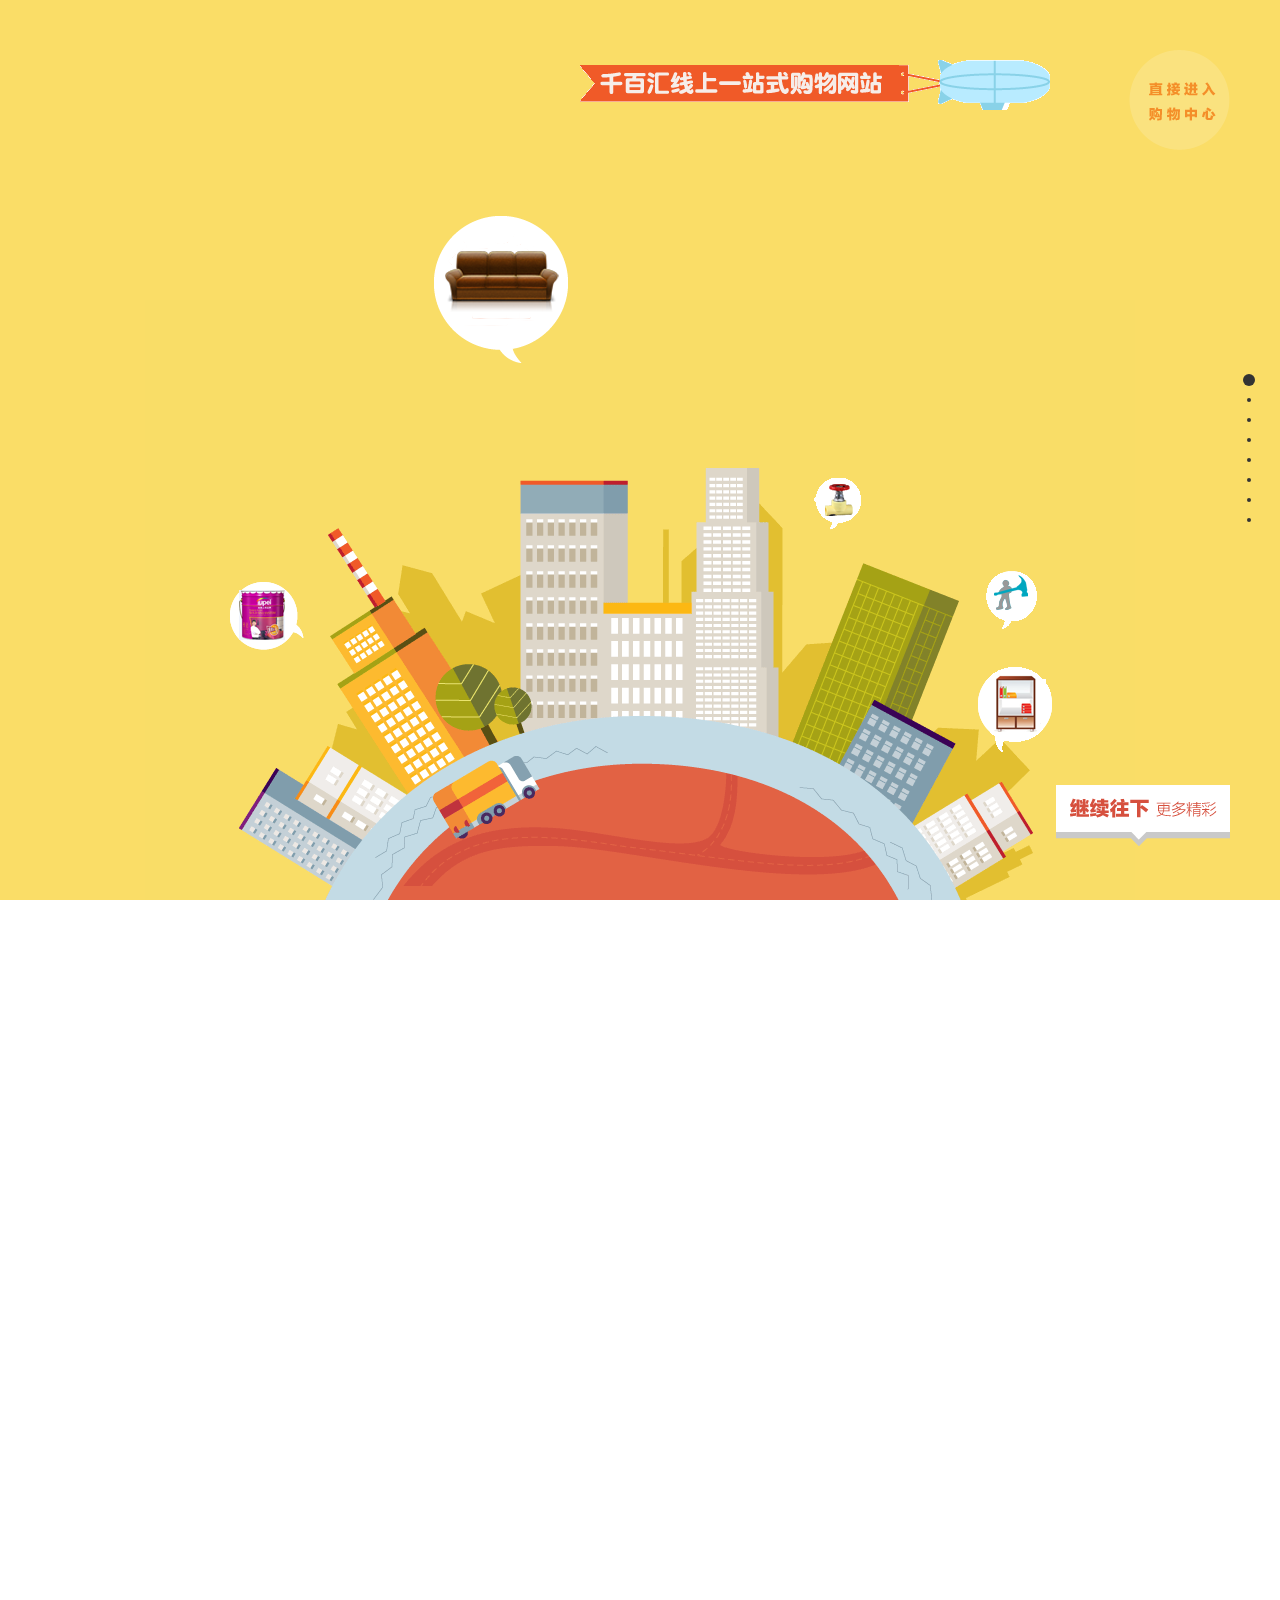
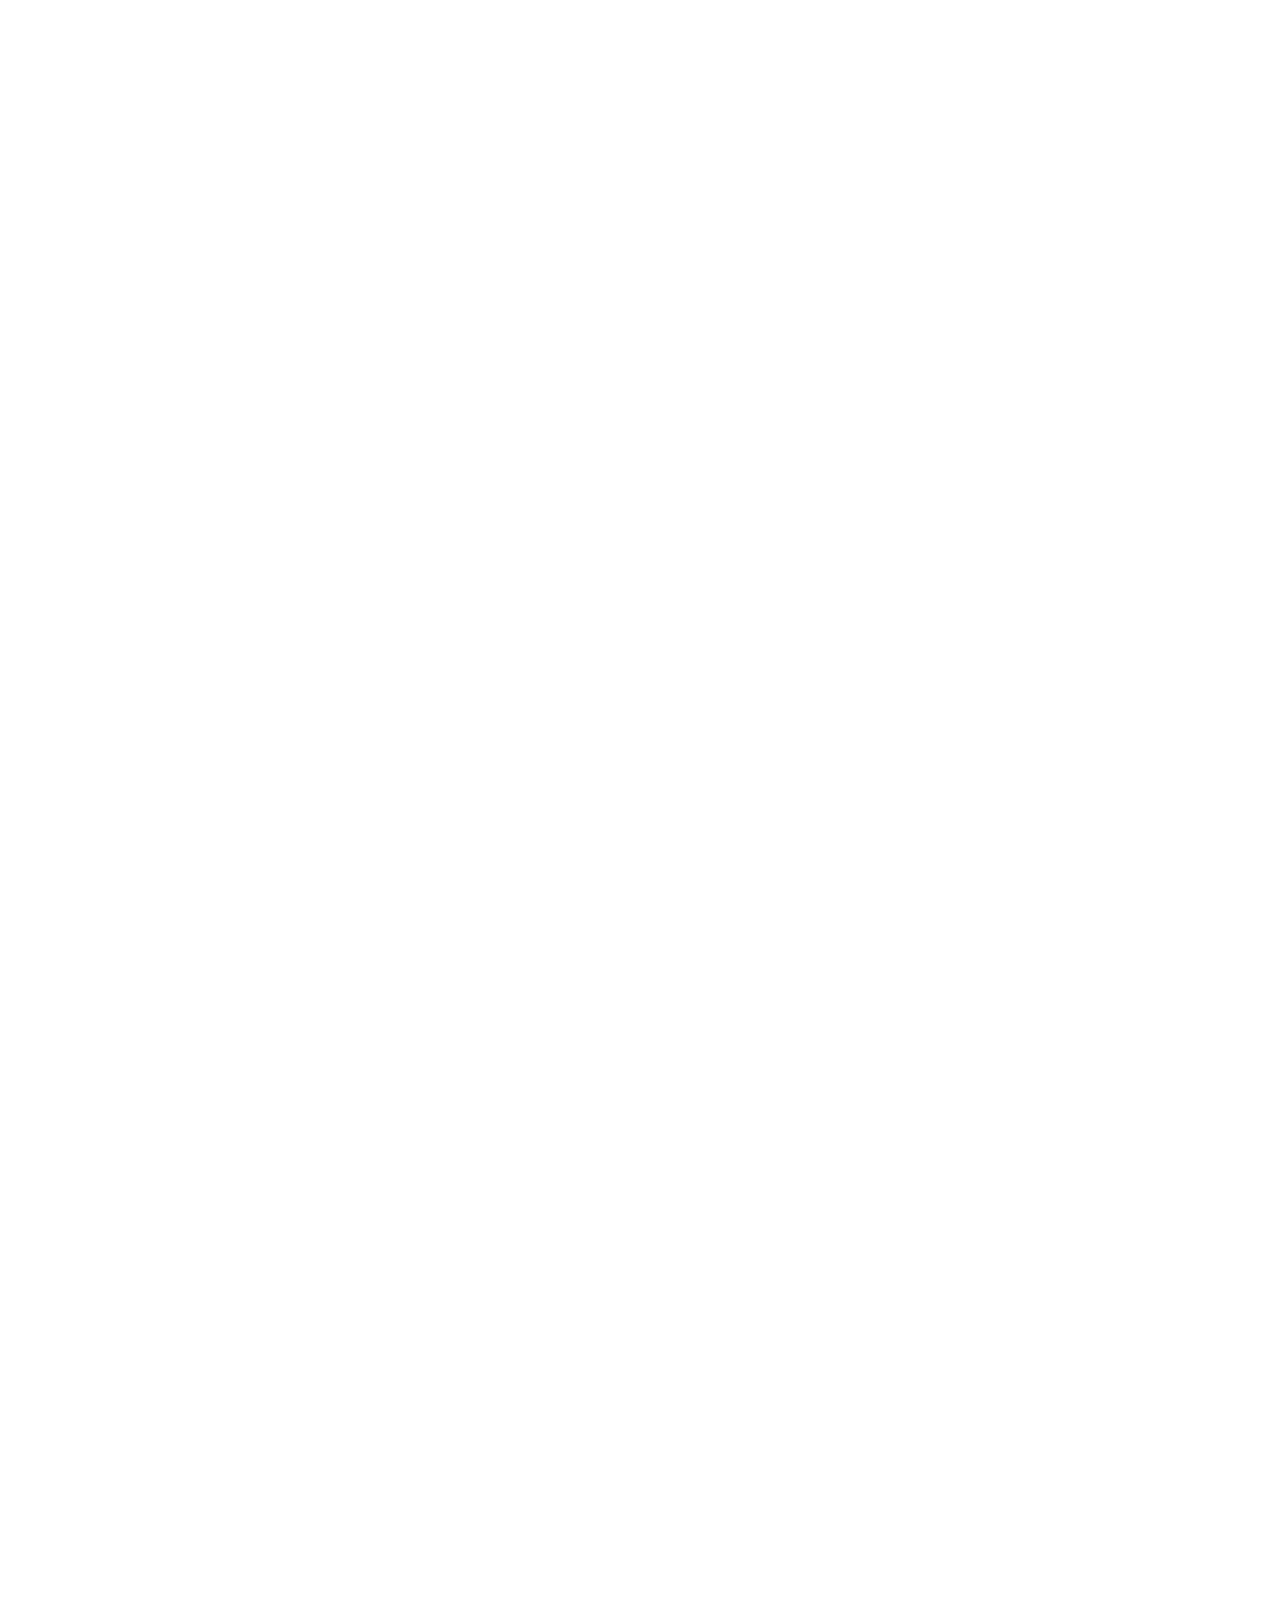
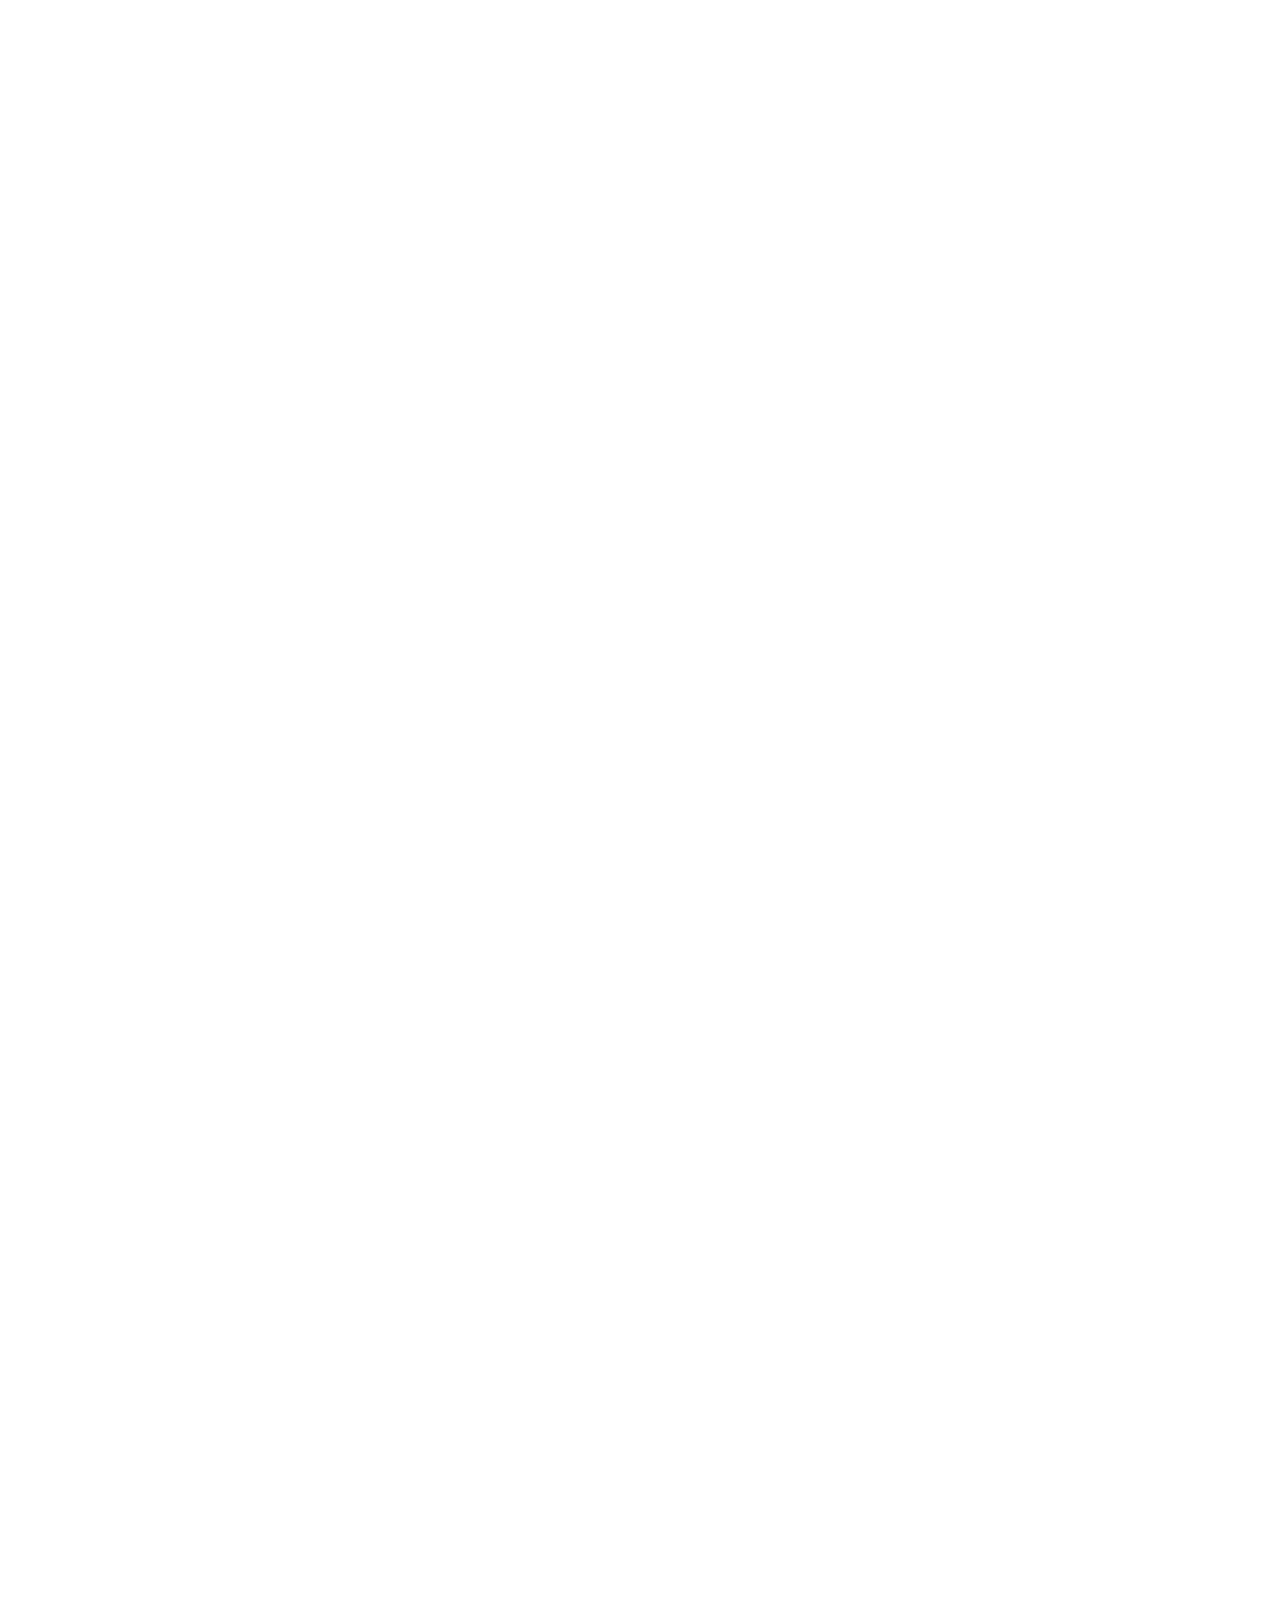
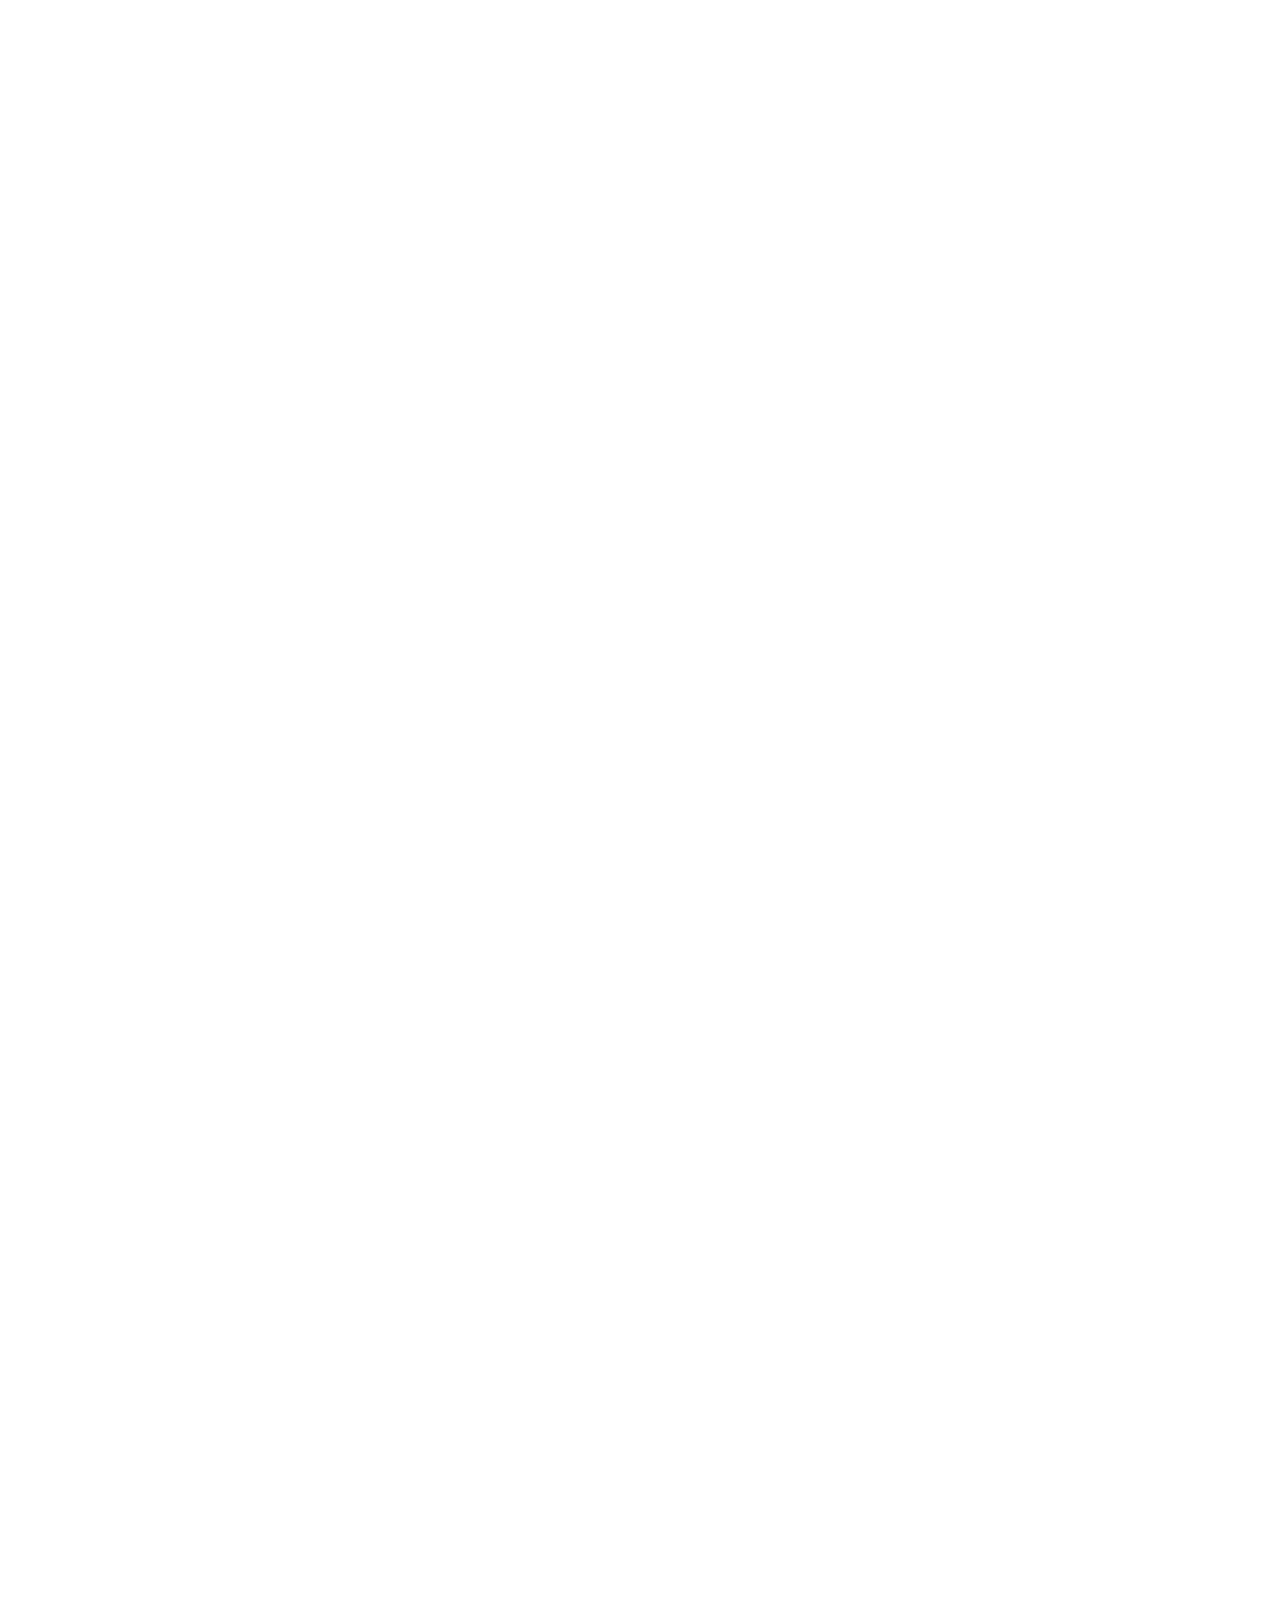
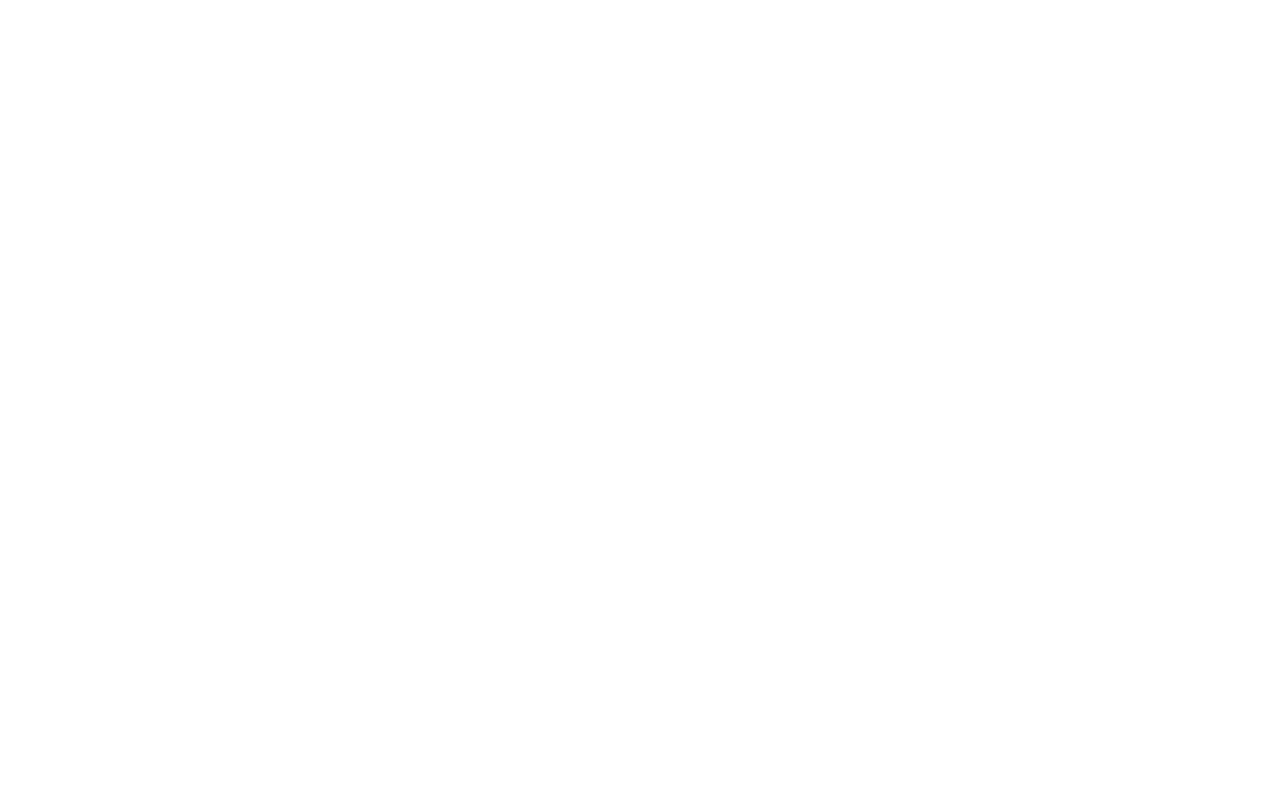
<file: QianBaiHui/index.html>
<!DOCTYPE html>
<html>
<head lang="en">
    <meta charset="UTF-8">
    <title>千百汇</title>
    <!-- 引入fullpage  css文件是为了让小圆点导航显示出来-->
    <link rel="stylesheet" href="./lib/fullPage/jquery.fullpage.css"/>
    <!--页面初始化-->
    <link rel="stylesheet" href="./css/reset.css"/>
    <link rel="stylesheet" href="./css/index.css"/>

</head>
<body>
<!--直接进入购物中心-->
<a href="javascript:;" class="qbh-center">
    <img src="./image/shoppingcenter.png" alt=""/>
</a>
<!--继续向下-->
<a class="qbh-down" href="javascript:;">
    <img src="./image/down.png" alt="">
</a>

<div id="fullpage">
    <!--第一屏-->
    <div class="section qbh-title">
        <!--第一屏中有一个3个图片-->
        <div class="container">
            <img class="qbh-title-name" src="./image/qbh-title-name.png" alt=""/>
            <img class="qbh-title-sofa" src="./image/qbh-title-sofa.png" alt=""/>
            <img class="qbh-title-extra" src="./image/qbh-title-extra.png" alt=""/>
        </div>
    </div>

    <!--第2屏-->
    <div class="section qbh-list">
        <div class="container">
            <!--上方文本-->
            <div class="qbh-list-tips">
                <img class="qbh-list-worda" src="./image/qbh-list-worda.png" alt=""/>
                <img class="qbh-list-wordb" src="./image/qbh-list-wordb.png" alt=""/>
            </div>
            <!--空的搜索框-->
            <div class="qbh-list-initsearch">
                <img src="./image/qbh-list-search-box.png" alt=""/>
                <img class="qbh-list-search-font" src="./image/qbh-list-search-font.png" alt=""/>
            </div>
            <!--完成的搜索框-->
            <img class="qbh-list-finishsearch" src="./image/qbh-list-search-finish.png" alt=""/>
            <!--沙发列表-->
            <img class="qbh-list-sofas" src="./image/qbh-list-sofas.png" alt=""/>

            <!--掉落的沙发-->
            <img class="qbh-list-dropsofa" src="./image/qbh-list-sofa-pic.png" alt=""/>
        </div>
    </div>

    <!--第3屏-->

    <div class="section qbh-buy">
        <div class="container">
            <div class="qbh-buy-main">
                <!--未选中区2个图片一个上方的尺码 一个购物车-->
                <div class="qbh-buy-main-unselect">
                    <img src="./image/qbh-buy-choose-start.gif" alt=""/>
                    <img src="./image/qbh-buy-add-cart-start.gif" alt=""/>
                </div>

                <!--选中区-->
                <div class="qbh-buy-main-selected">
                    <img src="./image/qbh-buy-choose-end.gif" alt=""/>
                    <img src="./image/qbh-buy-add-cart-end.gif" alt=""/>
                </div>

                <!--掉落的沙发-->
                <img class="qbh-buy-dropsofa" src="./image/qbh-info-rotate-sofa.png" alt=""/>

            </div>

        </div>


    </div>
    <!--第4屏-->
    <!--云彩 ,购物车，文字提示，收货信息，掉落的沙发-->
    <div class="section qbh-info">
        <!--云彩-->
        <img class="qbh-info-cloud" src="./image/qbh-delivery-cloud-two.png" alt=""/>

        <!--文字提示，-->
        <div class="qbh-info-tips">
            <img src="./image/qbh-info-worda.png" alt=""/>
            <img class="qbh-info-wordb" src="./image/qbh-info-wordb.png" alt=""/>
        </div>

        <!--购物车-->
        <div class="qbh-info-cartbox">
            <img class="qbh-info-cart" src="./image/qbh-info-cart.png" alt=""/>
            <img class="qbh-info-dropsofa" src="./image/qbh-info-rotate-sofa.png" alt=""/>
        </div>

        <!--收货信息-->
        <div class="qbh-info-profile">
            <img src="./image/qbh-info-address-box.png" alt=""/>
            <img class= "qbh-info-address" src="./image/qbh-info-address.png" alt=""/>
        </div>


    </div>

    <!--第5屏-->
    <!--文字， (银行卡，bill ,沙发)，手， 鼠标2 掉落的沙发-->
    <div class="section qbh-payment">
        <div class="container">
            <!--文字-->
            <img class="qbh-payment-tips" src="./image/qbh-payment-font.png" alt=""/>
            <!--银行卡，bill ,沙发-->
            <div class="qbh-payment-cards">
                <img src="./image/qbh-payment-cards.png" alt=""/>
                <img class="qbh-payment-bill" src="./image/qbh-payment-bill.png" alt=""/>
                <img class="qbh-payment-rotate-sofa" src="./image/qbh-info-rotate-sofa.png" alt=""/>
            </div>

            <!--鼠标-->
            <div class="qhb-payment-mouse">
                <img src="./image/qbh-payment-mouse-start.png" alt=""/>
                <img src="./image/qbh-payment-mouse-end.png" alt=""/>
            </div>

            <!--手-->
            <div class="qbh-payment-hand">
                <img src="./image/qbh-payment-hands.png" alt=""/>
            </div>

            <!--掉落的沙发-->
            <img class="qhb-payment-dropsofa" src="./image/qbh-info-rotate-sofa.png" alt=""/>

            <!--要掉落到第六屏幕的隐藏的小沙发-->
            <img class="qbh-payment-smallsofa" src="./image/qbh-info-rotate-sofa.png" alt="">

        </div>
        
    </div>

    <!--第6屏-->
    <!-- 云彩2，从5屏掉落的小沙发，盒子，（快递车+标语），快递员，标语2，买家，门 ，请收货标语-->
    <div class="section qhb-delivery">
        <div class="container">
            <!--云彩2-->
            <img class="qbh-delivery-cloud-one" src="./image/qbh-delivery-cloud-one.png" alt=""/>
            <img class="qbh-delivery-cloud-two" src="./image/qbh-delivery-cloud-two.png" alt=""/>

            <!--快递盒子-->
            <img class="qbh-delivery-box" src="./image/qbh-delivery-box.png" alt=""/>


            <!--快递车-->
            <div class="qbh-delivery-truck">
                <img src="./image/qbh-delivery-truck.png" alt=""/>
                <img src="./image/qbh-delivery-truck-font.png" alt=""/>
            </div>

            <!--快递员-->
            <img class="qbh-delivery-deliveryman" src="./image/qbh-delivery-deliveryman.png" alt=""/>
            <!--标语2个-->
            <div class="qbh-delivery-tips">
                <img src="./image/qbh-delivery-font-start.png" alt=""/>
                <img src="./image/qbh-delivery-font-end.png" alt=""/>
            </div>

            <!--门 -->
            <img class="qbh-delivery-door" src="./image/qbh-delivery-door.png" alt=""/>
            <!--，买家，-->
            <img class="qbh-delivery-buyer" src="./image/qbh-delivery-buyer.png" alt=""/>
            <!--请收货标语-->
            <img class="qbh-delivery-accept" src="./image/qbh-delivery-shouhuo.png" alt=""/>

        </div>
    </div>

    <!--第7屏-->
    <!--好评，五星5-->
    <div class="section qbh-appraise">
        <div class="container">

            <div class="qhb-appraise-starbox">
                <div class="qbh-appraise-stars">
                    <img src="./image/qbh-appraise-star.png" alt=""/>
                    <img src="./image/qbh-appraise-star.png" alt=""/>
                    <img src="./image/qbh-appraise-star.png" alt=""/>
                    <img src="./image/qbh-appraise-star.png" alt=""/>
                    <img src="./image/qbh-appraise-star.png" alt=""/>
                </div>
                <!--好评-->
                <img class="qbh-appraise-haoping" src="./image/qbh-appraise-haoping.png" alt=""/>
            </div>

        </div>

    </div>
    <!--第8屏-->
    <!--按钮2个 手， 再来一次-->
    <div class="section qbh-shopping">
        <div class="container">
            <div class="qbh-shopping-btn-main">
                <img src="./image/qbh-shopping-start-shopping.png" alt=""/>
                <img src="./image/qbh-shopping-dong.gif" alt=""/>
            </div>
            <!--再来一次-->
            <img class="qbh-shopping-again" src="./image/qbh-shopping-again.png" alt=""/>

            <!--手-->
            <img class ="qbh-shopping-hands" src="./image/qbh-shopping-hands.png" alt=""/>
        </div>




    </div>
</div>





<!--引入jquery文件-->
<script type="text/javascript" src="./lib/jquery/jquery.min.js"></script>
<!--引入fullpage 的js文件依赖jquery-->
<script type="text/javascript" src="./lib/fullPage/jquery.fullpage.js"></script>
<!--首页js文件-->
<script type="text/javascript" src="./js/index.js"></script>
</body>
</html>
</file>
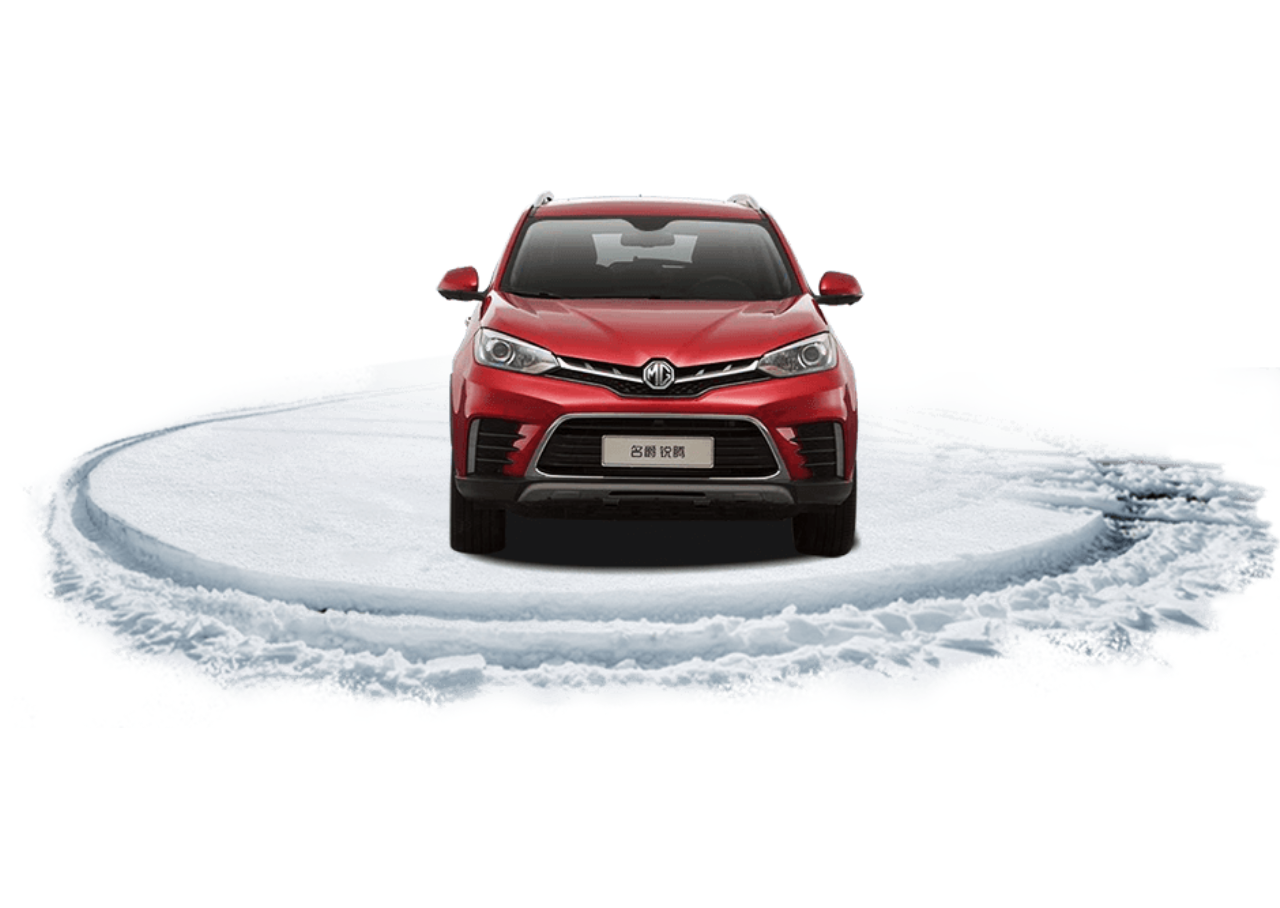
<file: 3d circle/全方位旋转.html>
<!DOCTYPE html>
<html lang="en">

<head>
  <meta charset="UTF-8">
  <meta name="viewport" content="width=device-width, initial-scale=1.0">
  <meta http-equiv="X-UA-Compatible" content="ie=edge">
  <title>全方位旋转</title>
  <style>
    html, body {
      width: 100%;
      height: 100%;
      /* overflow-y: hidden; */
      overflow: hidden;
    }
  </style>
</head>

<body>
  <div id="circlr">
    <!-- 注意: 放74张图  img标签不能直接给src属性  要给成data-src属性 -->
    <!-- 等调用插件的时候  data-src中的值会被写到img的src中 -->
    <!-- 布局的快捷书写方式:  img[data-src="./image/$.png"]*74  -->
    <!-- emmet语法:  -->

    <!-- 360度旋转的图片 从哪里得到(从视频中把图片拿出来就可以了 视频是图片做成的) -->
    <img src="" alt="" data-src="./image/1.png">
    <img src="" alt="" data-src="./image/2.png">
    <img src="" alt="" data-src="./image/3.png">
    <img src="" alt="" data-src="./image/4.png">
    <img src="" alt="" data-src="./image/5.png">
    <img src="" alt="" data-src="./image/6.png">
    <img src="" alt="" data-src="./image/7.png">
    <img src="" alt="" data-src="./image/8.png">
    <img src="" alt="" data-src="./image/9.png">
    <img src="" alt="" data-src="./image/10.png">
    <img src="" alt="" data-src="./image/11.png">
    <img src="" alt="" data-src="./image/12.png">
    <img src="" alt="" data-src="./image/13.png">
    <img src="" alt="" data-src="./image/14.png">
    <img src="" alt="" data-src="./image/15.png">
    <img src="" alt="" data-src="./image/16.png">
    <img src="" alt="" data-src="./image/17.png">
    <img src="" alt="" data-src="./image/18.png">
    <img src="" alt="" data-src="./image/19.png">
    <img src="" alt="" data-src="./image/20.png">
    <img src="" alt="" data-src="./image/21.png">
    <img src="" alt="" data-src="./image/22.png">
    <img src="" alt="" data-src="./image/23.png">
    <img src="" alt="" data-src="./image/24.png">
    <img src="" alt="" data-src="./image/25.png">
    <img src="" alt="" data-src="./image/26.png">
    <img src="" alt="" data-src="./image/27.png">
    <img src="" alt="" data-src="./image/28.png">
    <img src="" alt="" data-src="./image/29.png">
    <img src="" alt="" data-src="./image/30.png">
    <img src="" alt="" data-src="./image/31.png">
    <img src="" alt="" data-src="./image/32.png">
    <img src="" alt="" data-src="./image/33.png">
    <img src="" alt="" data-src="./image/34.png">
    <img src="" alt="" data-src="./image/35.png">
    <img src="" alt="" data-src="./image/36.png">
    <img src="" alt="" data-src="./image/37.png">
    <img src="" alt="" data-src="./image/38.png">
    <img src="" alt="" data-src="./image/39.png">
    <img src="" alt="" data-src="./image/40.png">
    <img src="" alt="" data-src="./image/41.png">
    <img src="" alt="" data-src="./image/42.png">
    <img src="" alt="" data-src="./image/43.png">
    <img src="" alt="" data-src="./image/44.png">
    <img src="" alt="" data-src="./image/45.png">
    <img src="" alt="" data-src="./image/46.png">
    <img src="" alt="" data-src="./image/47.png">
    <img src="" alt="" data-src="./image/48.png">
    <img src="" alt="" data-src="./image/49.png">
    <img src="" alt="" data-src="./image/50.png">
    <img src="" alt="" data-src="./image/51.png">
    <img src="" alt="" data-src="./image/52.png">
    <img src="" alt="" data-src="./image/53.png">
    <img src="" alt="" data-src="./image/54.png">
    <img src="" alt="" data-src="./image/55.png">
    <img src="" alt="" data-src="./image/56.png">
    <img src="" alt="" data-src="./image/57.png">
    <img src="" alt="" data-src="./image/58.png">
    <img src="" alt="" data-src="./image/59.png">
    <img src="" alt="" data-src="./image/60.png">
    <img src="" alt="" data-src="./image/61.png">
    <img src="" alt="" data-src="./image/62.png">
    <img src="" alt="" data-src="./image/63.png">
    <img src="" alt="" data-src="./image/64.png">
    <img src="" alt="" data-src="./image/65.png">
    <img src="" alt="" data-src="./image/66.png">
    <img src="" alt="" data-src="./image/67.png">
    <img src="" alt="" data-src="./image/68.png">
    <img src="" alt="" data-src="./image/69.png">
    <img src="" alt="" data-src="./image/70.png">
    <img src="" alt="" data-src="./image/71.png">
    <img src="" alt="" data-src="./image/72.png">
    <img src="" alt="" data-src="./image/73.png">
    <img src="" alt="" data-src="./image/74.png">
  </div>
  <!-- 引入jQuery 和 circlr.js -->
  <script src="./lib/jquery.min.1.11.js"></script>
  <script src="./lib/circlr.min.js"></script>

  <!-- 调用circlr.js方法 -->
  <script>
    // element 就是 id 为circlr元素
    // options 配置(对象)
    // var crl = circlr(element, options);  

    var circlr = circlr("circlr", {
      scroll: true
    })

  </script>
</body>

</html>
</file>
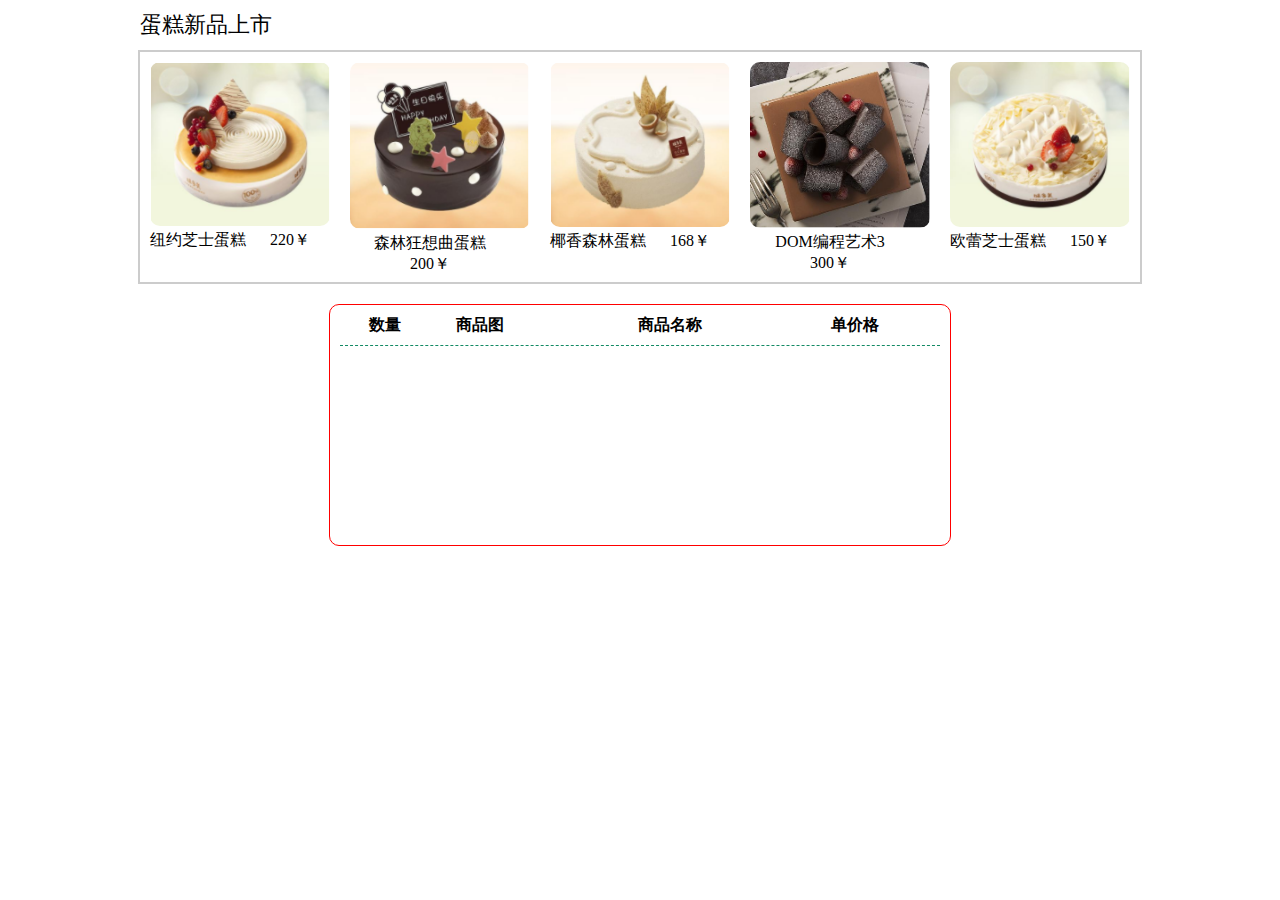
<file: shopping/shopping.html>
<!DOCTYPE html>
<html>
<head lang="en">
    <meta charset="UTF-8">
    <title></title>
    <style>
        body, ul, li, p {
            padding: 0;
            margin: 0;
        }

        ul, li {
            list-style: none;
        }
    h4 {
        width: 1000px;
        height: 30px;
        margin:10px auto;
        font: 22px/30px Microsoft yahei;
    }
        #shopping {
            display: flex;
            width: 1000px;
            height: 230px;
            margin: 0 auto;
            border: 2px solid #ccc;
        }

        #shopping li {
            flex: 1;
            padding: 10px;
            height: 100%;
            text-align: center;
            box-sizing: border-box;
        }

        #shopping img {
            width:100%;
            /*padding: 0 20px;*/
            border-radius: 10px;
        }

        #shopping span {
            padding-right: 20px;
        }

        /*结账区*/

        #car {
            position: relative;
            width: 600px;
            min-height: 200px;
            margin: 20px auto;
            padding: 0 10px 40px 10px;
            border: 1px solid red;
            border-radius: 10px;
        }

        #car li {
            width: 600px;
            height: 40px;
            line-height: 40px;
            border-bottom: 1px dashed #138a64;
        }

        #car span {
            display: block;
            float: left;
            height: 40px;
            text-align: center;
            overflow: hidden;
            white-space: nowrap;
            text-overflow: ellipsis;
        }

        #car span:first-child,
        #car span:last-child {
            width: 90px;
        }

        #car span:nth-child(2) {
            width: 100px;

        }

        #car span:nth-child(3) {
            width: 280px;
        }

        #car img {
            width: 40px;
            height: 40px;
        }

        /*总价格*/
        .total {
            position: absolute;
            left: 0;
            bottom:0;
            width: 100%;
            height: 40px;
            line-height: 40px;
            text-align: right;
        }

    </style>
</head>
<body>

<!--需求：实现拓拽自动计算总件数及价格-->
<!--<div class="shopping">-->
<h4>蛋糕新品上市</h4>
<ul id="shopping">
    <li draggable="true">
        <img src="img/cheese.png"/>
        <span>纽约芝士蛋糕</span>
        <span>220￥</span>
    </li>
    <li draggable="true">
        <img src="img/chocolate.png"/>
        <span>森林狂想曲蛋糕</span>
        <span>200￥</span>
    </li>
    <li draggable="true">
        <img draggable="true" src="img/coconut.png"/>
        <span>椰香森林蛋糕</span>
        <span>168￥</span>
    </li>
    <li draggable="true">
        <img src="img/Opera.png"/>
        <span>DOM编程艺术3</span>
        <span>300￥</span>
    </li>
    <li draggable="true">
        <img src="img/oreo-cheese.png"/>
        <span>欧蕾芝士蛋糕</span>
        <span>150￥</span>
    </li>
</ul>
<!--</div>-->
<!--结算区-->
<div id="carwrap">
    <ul id='car'>
        <li style="font-weight:700">
            <span class="count">数量</span>
            <span class="pic">商品图</span>
            <span class="name">商品名称</span>
            <span class="price">单价格</span>
        </li>

    <div class="total" style="font-weight:700; color: red;"></div>
    </ul>
    
</div>

</div>
<script>
    //获取相关元素
    var proUl = document.getElementById("shopping");
    var proLiArr = proUl.children;
    var carwrap = document.getElementById('carwrap');
    var car = document.getElementById('car');
    var obj = {};
    var totalprice = 0;


    // 1. 给每个li 绑定拖拽事件
    for (var i = 0; i < proLiArr.length; i++) {
        proLiArr[i].addEventListener('dragstart', function (e) {
            //2. 拖拽开始是记录产品的名称和单价 记录数据
            var name = this.getElementsByTagName('span')[0].innerHTML;
            var price = this.getElementsByTagName('span')[1].innerHTML;
            //转换价格
            price = parseInt(price);
            var pic = this.getElementsByTagName('img')[0].src;
            e.dataTransfer.setData('name', name);
            e.dataTransfer.setData('price', price);
            e.dataTransfer.setData('pic', pic)
        })

    }
    //3. drageover drop 取消默认事件
    carwrap.addEventListener('dragover', function (e) {
        e.preventDefault();
    })

    car.addEventListener('dragover', function (e) {
        e.preventDefault();
    })

    //4. drop 通过数据传输e.dataTransfer接收商品名称和价格，并创建li
    car.addEventListener('drop', function (e) {
        e.preventDefault();
        //获取数据
        var name = e.dataTransfer.getData('name');
        var price = e.dataTransfer.getData('price');
        var pic = e.dataTransfer.getData('pic');
        console.log(pic);
        addToCar(name, price,pic);
    })



//    点击购买
    for (var i = 0; i < proLiArr.length; i++) {
        proLiArr[i].addEventListener('click', function () {
            //2. 拖拽开始是记录产品的名称和单价 记录数据
            var name = this.getElementsByTagName('span')[0].innerHTML;
            var price = this.getElementsByTagName('span')[1].innerHTML;
            //转换价格
            price = parseInt(price);
            var pic = this.getElementsByTagName('img')[0].src;
            addToCar(name, price,pic);
        })
    }

//封装：购物车添加商品
function addToCar(name, price,pic){
    //判断商品是否存在，如果不存在赋值1
    if (!obj[name]) {
        obj[name] = 1;
        var newLi = document.createElement('li');
        newLi.innerHTML =
                '<span class="count">' + obj[name] + '</span>' +
                '<span class="pic"><img src=" ' + pic + ' " alt=""/></span>' +
                '<span class="name">' + name + '</span>' +
                '<span class="price">' + price + '￥' + '</span>';

        car.appendChild(newLi);
    } else {
        //如果已经存在则数量+1；
        obj[name]++;
        var namearr = document.getElementsByClassName('name');
        var countarr = document.getElementsByClassName('count');
        for (var i = 0; i < namearr.length; i++) {
            if (namearr[i].innerHTML == name) {
                //改变对应商品的数量+1；
                countarr[i].innerHTML = obj[name];
            }
        }
    }

    // 计算总价格
    var total = document.getElementsByClassName('total')[0];
    totalprice += obj[name] * price;
    total.innerHTML = '总价格：' + totalprice + '￥';
}




</script>
</body>
</html>
</file>
<file: QianBaiHui/css/index.css>
/*������ʽ*/
/*��������*/

/*��������*/
.qbh-center {
    position: fixed;
    right: 50px;
    top: 50px;
    z-index: 10;

}

.qbh-down {
    position: fixed;
    right: 50px;
    bottom: 50px;
    animation: downMove 2s linear infinite;
    z-index: 10;
}

@keyframes downMove {
    0%{
        bottom: 50px;
    }
    50%{
        bottom: 80px;
    }
    100%{
        bottom: 50px;
    }
}


/*//ȫ����ʼ*/
.container {
    position: relative;
    margin: 0 auto;
    width: 1200px;
    height: 100%;
}

/*����һ�����ӱ���ͼ �ײ�����*/
.qbh-title {
    /*���ӱ���ͼƬ��*/
    background: url("../image/qbh-title-bg.png") no-repeat center bottom;
}

.qbh-title-name {
    position: absolute;
    left: 540px;
    top: 60px;
    /*���ö���*/
    animation: nameBeat 3s linear infinite;
}

@keyframes nameBeat {
    0% {
        top: 60px;
    }
    50% {
        top: 110px;
    }
    100% {
        top: 60px;
    }
}

.qbh-title-sofa {
    position: absolute;
    left: 394px;
    top: 216px;
    animation: sofaBeat 1.5s linear infinite;
}

/*����������ɳ���Ķ���*/
@keyframes sofaBeat {
    0% {
        top: 216px;
    }
    50% {
        top: 256px;
    }
    100% {
        top: 216px;
    }
}

.qbh-title-extra {
    position: absolute;
    left: 190px;
    bottom: 148px;
}

/*��һ������*/

/*�ڶ�����ʼ*/
/*���ñ���ͼ �еײ�����*/
.qbh-list {
    background: url("../image/qbh-list-bg.png") no-repeat center bottom;
}

/*�Ϸ�����*/
.qbh-list-tips {
    position: absolute;
    left: 50%;
    bottom: 540px;
    transform: translate(-50%);
    width: 364px;
    height: 28px;
    /*����overflow�� hidden �ȶ�����ʱ�������Ϸ���һ��hide���·����Զ���ȥ*/
    overflow: hidden;
}

/*�յ�������*/

.qbh-list-initsearch {
    display: none;
    position: absolute;
    bottom: 280px;
    left: 940px;
    width: 222px;
    height: 45px;
}

/*�������е����ֶ����м�*/
.qbh-list-search-font {
    position: absolute;
    right: 30px;
    top: 2px;
    /*͸������ʾ��0 ����ģ������ʱ͸������ʾ����*/
    opacity: 0;
}

/*��ɵ�������*/
.qbh-list-finishsearch {
    display: none;
    position: absolute;
    left: 500px;
    bottom: 280px;
}

/*ɳ���б�*/

.qbh-list-sofas {
    display: none;
    position: absolute;
    /*һ���½�Ϊ׼ �������ÿ��Ȼָ���ԭ����*/
    right: 380px;
    bottom: 210px;
    width: 100px;
}

/*�����ɳ��*/
.qbh-list-dropsofa {
    display: none;
    position: absolute;
    /*��Ϊ����ѽ����ı���ǵײ���ֵ����дbottom ������top*/
    bottom: 342px;
    left: 494px;
    width: 100px;
    z-index: 10;
}

/*�ڶ�ƽ����*/

/*������*/
/*�м��main �ϱ���ͼ*/
.qbh-buy-main {
    position: absolute;
    left: 100px;
    bottom: 0;
    width: 990px;
    height: 600px;
    background: url("../image/qbh-buy-main-bg.png") no-repeat center;
}

/*δѡ������ ѡ����������λ�� ��ȫ�غ�*/
.qbh-buy-main [class *= "select"] {
    position: absolute;
    top: 308px;
    left: 533px;
    /*//����Ϊʲô����Ӵright,right����һ������ʾ*/
    /*right: 100px;*/
    /*bottom: 100px;*/
}

.qbh-buy-main img {
    margin-bottom: 30px;
}

.qbh-buy-main-selected {
    display: none;
}

/*���������䵽��������ɳ��*/
.qbh-buy-dropsofa {
    display: none;
    position: absolute;
    bottom: 210px;
    left: 270px;
    z-index: 2;
}

/*��3ƽ����*/

/*��4����ʼ*/
.qbh-info {
    position: relative;
    background: url("../image/qbh-info-bg.png") no-repeat bottom center;
}

.qbh-info-cloud {
    position: absolute;
    left: 630px;
    top: 60px;
    animation: cloud 50s linear infinite;
}

@keyframes cloud {
    0% {
        left: 960px;
    }
    50% {
        left: -50px;
    }
    100% {
        left: 960px;
    }
}

/*//������ʾ*/

.qbh-info-tips {
    position: absolute;
    left: 50%;
    transform: translate(-50%);
    top: 150px;
    width: 430px;
    height: 32px;
    overflow: hidden;
}

/*���е����Ӿ��Զ�λ�����һ�� �����һ��͸������*/

.qbh-info-tips img {
    position: absolute;
    left: 0;
    top: 0;
}

/*���������͸����0������ֻ�ܿ������������
�����޸ĳ�1��ֻ�ܿ����������*/
.qbh-info-wordb {
    opacity: 0;
}

/*���ﳵ��box*/
.qbh-info-cartbox {
    position: absolute;
    bottom: 50px;
    right: 490px;
    width: 407px;
    height: 376px;
}

.qbh-info-cart {
    /*���ﳵ���ö�����relative*/
    position: relative;
    z-index: 10;
}

.qbh-info-dropsofa {
    display: none;
    position: absolute;
    right: 50px;
    top: -22px;
}

/*/-�ջ���Ϣ*/
.qbh-info-profile {
    position: absolute;
    left: 50%;
    transform: translate(-50%);
    bottom: 180px;
    width: 284px;
    height: 270px;
    opacity: 0;
}

/*//���������ַҪ��ʾ�����ı���opacity*/
.qbh-info-address {
    position: absolute;
    left: 56px;
    top: 56px;
    opacity: 0;
}

/*����������*/

/*��������ʼ*/

/*����ƽ��*/
.qbh-payment {
    background: url("../image/qbh-payment-bg.png");
}

.qbh-payment-tips {
    position: absolute;
    left: 150px;
    top: 30px;
}

.qbh-payment-cards {
    position: absolute;
    left: 150px;
    top: 276px;
    width: 358px;
    height: 221px;
    /*overflow: hidden;*/
}

.qbh-payment-bill {
    /*display: none;*/
    position: absolute;
    left: 134px;
    bottom: 90px;
}

/*���п��Ĳ㼶�߸�ס�˵���ɳ��*/
.qbh-payment-cards img:first-child {
    position: relative;
    z-index: 5;
}

.qbh-payment-rotate-sofa {
    position: absolute;
    left: 72px;
    bottom: 20px;
    /*�����ʱ���䵽����*/
    /*bottom: -116px;*/
}

/*�����ɳ��*/
.qhb-payment-dropsofa {
    display: none;
    position: absolute;
    left: 222px;
    top: -110px;
}

.qhb-payment-mouse {
    position: absolute;
    bottom: 200px;
    right: 170px;
    width: 205px;
    height: 819px;
}

.qhb-payment-mouse img {
    position: absolute;
    left: 0;
    bottom: 0;
}

/*�����������ú����ͼƬ��ʾ����*/
.qhb-payment-mouse img:last-child {
    display: none;
}

/*�ֺ��� �� overflowhidden*/
.qbh-payment-hand {
    position: absolute;
    bottom: 0px;
    right: 227px;
    width: 170px;
    height: 375px;
    overflow: hidden;
    z-index: 2;
}

/*����ʱ���λ�ã����¶�������Ҫ�����ߵ�����*/
.qbh-payment-hand img {
    position: absolute;
    left: 0;
    top: 100px;
}

/*<!--Ҫ���䵽������Ļ�����ص�Сɳ��-->*/
.qbh-payment-smallsofa {
    display: none;
    position: absolute;
    left: 290px;
    bottom: 250px;
    width: 40px;
    z-index: 4;
}

/*����������*/
/*��6����ʼ*/
.qhb-delivery {
    background-image: url("../image/qbh-delivery-bg.png");
/*����д����ͼ��λ��*/
    /*Ϊʲô��д���У�*/
    /*backgournd-position: 25% bottom;*/
    background-position-x: 25%;
    background-position-y: bottom;
    background-repeat: no-repeat;
}


/*�Ʋ�*/
.qbh-delivery-cloud-one {
    position: absolute;
    left: 804px;
    top: 30px;
    animation: cloudOneMove 60s linear infinite;
}
@keyframes cloudOneMove {
    0% {
        left: 804px;
    }
    50% {
        left: -500px;
    }
    100%{
        left: 804px;
    }
}


.qbh-delivery-cloud-two {
    position: absolute;
    left: 218px;
    top: 10px;
    animation: cloudTwoMove 100s linear infinite;
}
@keyframes cloudTwoMove {
    0% {
        left: 218px;
    }
    50% {
        left: -500px;
    }
    100%{
        left: 218px;
    }
}
/*��ݺ���*/
.qbh-delivery-box {
    display: none;
    position: absolute;
    bottom: 300px;
    left: 30px;
    z-index: 5;
}


/*��ݳ�*/
.qbh-delivery-truck {
    position: absolute;
    left: 390px;
    bottom: 0;
    width: 221px;
    height: 122px;
    z-index: 5;

}

/*�������� ������ʱ������ʾ����*/
.qbh-delivery-truck img:last-child {
    display: none;
    /*opacity: 0;*/
    position: absolute;
    right: -66px;
    bottom: 106px;
}
/*���Ա���ȱ�С������Ȼָ�ԭ����252 x 305*/
.qbh-delivery-deliveryman {
    position: absolute;
    right: 624px;
    bottom: 80px;
    width: 0px;
}
.qbh-delivery-tips {
    position: absolute;
    right: 574px;
    top: 162px;
    width: 364px;
    height: 59px;
}

.qbh-delivery-tips img{
    position: absolute;
    left: 0;
    top: 0;
}
.qbh-delivery-tips img:last-child {
    opacity: 0;
}

/*��*/
.qbh-delivery-door {
    display: none;
    position: absolute;
    right: 233px;
    bottom: 116px;
}

/*���*/

.qbh-delivery-buyer{
    position: absolute;
    right: 298px;
    bottom: 84px;
    height:0px;
}

/*�ջ�����*/
.qbh-delivery-accept {
    display: none;
    position: absolute;
    right: 394px;
    bottom: 375px


}

/*��6������*/
/*��������ʼ*/

.qbh-appraise {
    background: url("../image/qbh-appraise-bg.png") no-repeat center bottom;
}
.qhb-appraise-starbox {
    position: absolute;
    left: 262px;
    top: 226px;
    width: 188px;
    height: 112px;
    /*border: 1px solid #000;*/
}

.qbh-appraise-stars {
    position: absolute;
    left: 43px;
    top: 18px;
    width:0px;
    height: 13px;
    overflow: hidden;
}
.qbh-appraise-stars img {
    margin-right: 3px;
}

/*����һ������ ,��һ���������ö����� ����ֱ��������������*/
@keyframes starsChange {
    from{
        width: 0px;
    } to {
    width:99px;
          }
}

/*����ö���*/
.starsChange{
    animation: starsChange 2s steps(5) forwards;
}

.qbh-appraise-haoping{
    display: none;
    position: absolute;
    /*left: 44px;*/
    top: 50px;
    left: 190px;
    width: 1px;
    height:40px;
}
/*����������*/

/*��8����ʼ*/

.qbh-shopping {
    background: url("../image/qbh-shopping-bg.png") ;
}
.qbh-shopping-btn-main {
    position: absolute;
    left: 50%;
    transform: translate(-50%);
    top: 150px;
    width: 389px;
    height: 160px;
    
}
.qbh-shopping-btn-main img{
    position: absolute;
    left: 0;
    top: 0;
}


/*���õ�2��ͼƬ��͸����Ϊ0*/
.qbh-shopping-btn-main img:last-child {
    opacity: 0;
}
.qbh-shopping-btn-main:hover img:last-child {
    opacity: 1;
}

/*����һ��*/

.qbh-shopping-again {
    position: absolute;
    right: 240px;
    top: 194px;
}

/*��*/
.qbh-shopping-hands {
    position: absolute;
    left: 500px;
    top: 256px;
}
/*��8������*/
</file>
